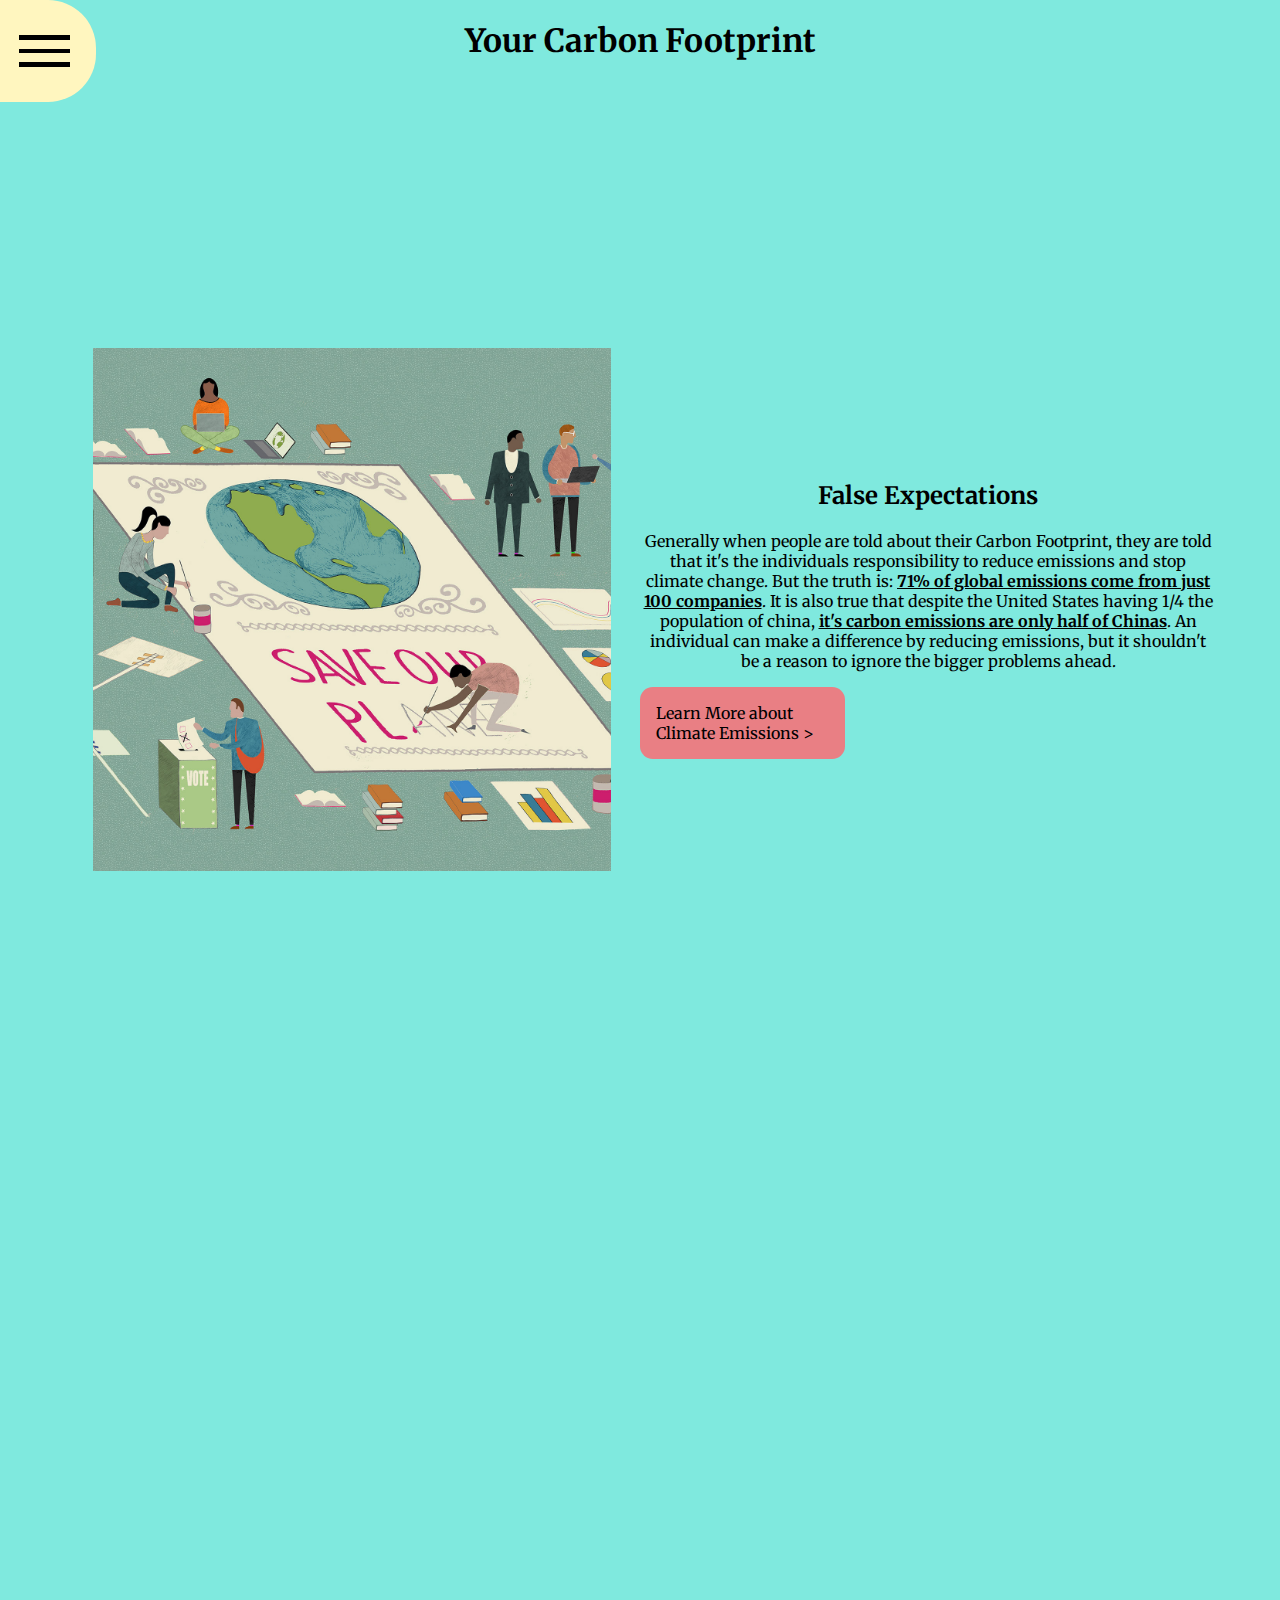
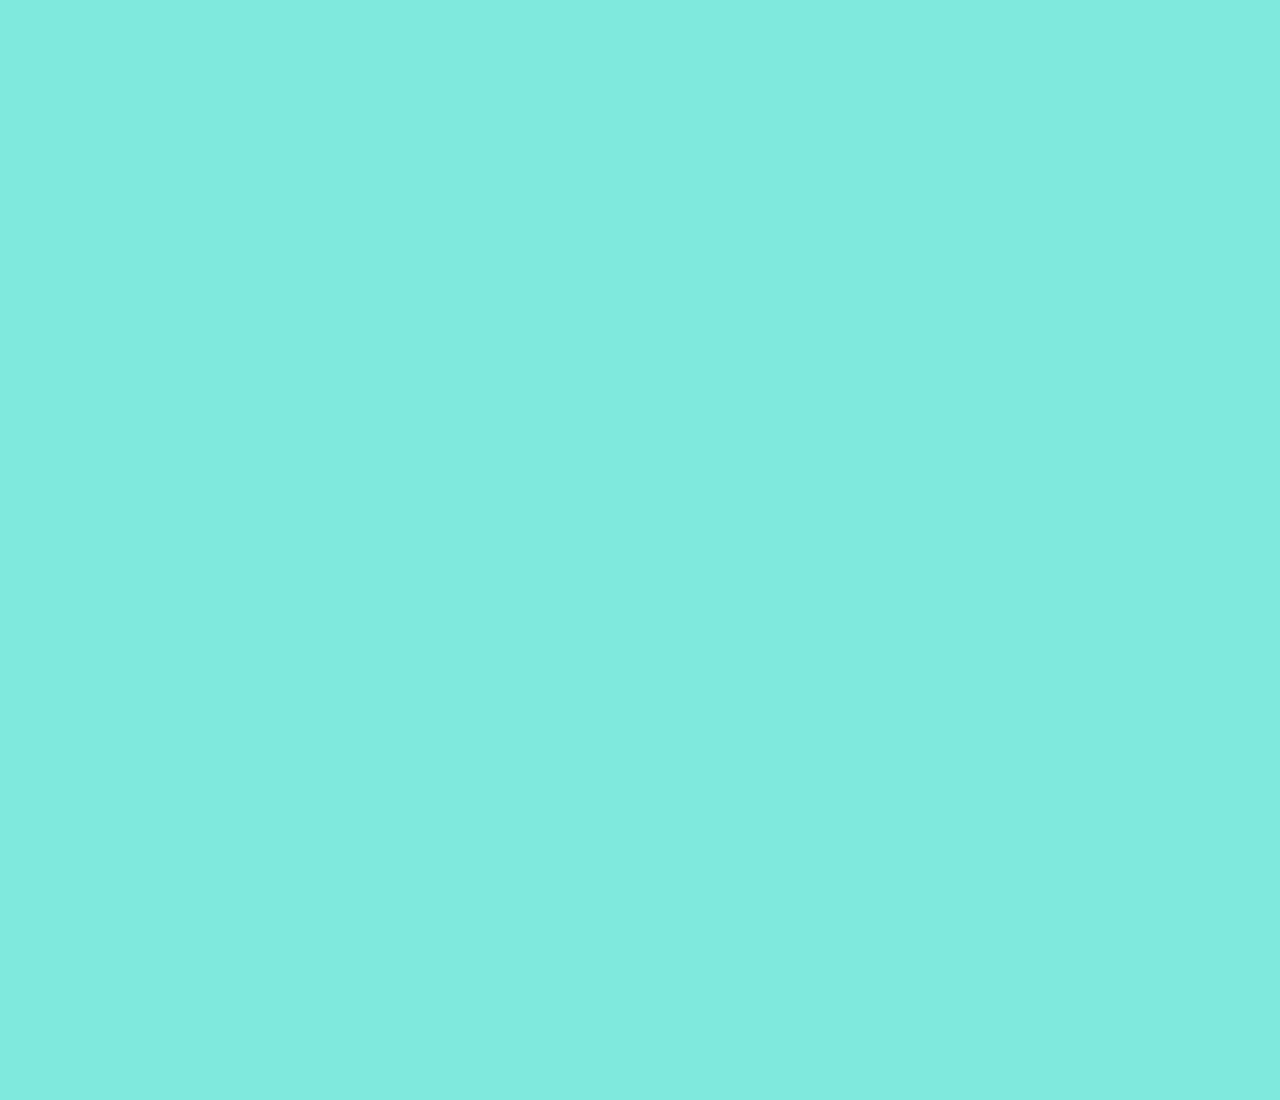
<file: index.html>
<!DOCTYPE html>
<html lang="en">
<head>
    <meta charset="UTF-8">
    <meta http-equiv="X-UA-Compatible" content="IE=edge">
    <meta name="viewport" content="width=device-width, initial-scale=1.0">
    <link rel="icon" href="imgs/earth.png">
    <title>Carbon Footprint - Home</title>

    <link rel="stylesheet" href="global.css">
    <script src="global.js" defer></script>
    <link rel="stylesheet" href="grids.css">
    <script src="grids.js" defer></script>
</head>
<body>
<nav id="nav" class="hidden">
    <h2 class="pos-fixed">Navigation</h2>
    <a onclick="toggleNav()"><div id="nav-icon">
        <div></div>
        <div class="line"></div>
        <div class="line"></div>
        <div class="line"></div>
        <div></div>
    </div></a>
    <ul>
        <li class="underlined"><a href="index.html"><p>Home</p></a></li>
        <li><a href="Climate.html"><p>Climate Change</p></a></li>
        <li><a href="Transportation.html"><p>Transport</p></a></li>
        <li><a href="Recycle/recycle.html"><p>Recycle</p></a></li>
        <li><a href="Recycle/reduce.html"><p>Reduce</p></a></li>
        <li><a href="Recycle/reusing.html"><p>Reuse</p></a></li>
        <li><a href="credits.html"><p>Credits</p></a></li>
    </ul>
</nav>
<div id="empty">*</div>
<div class="screen-100 bcg-darkAqua">
    <h1 class="centered-horizontal">Your Carbon Footprint</h1>
    <div class="grid-90-2">
        <img class="img-90" src="imgs/carbonfootprint-slide-25J6-superJumbo.jpg" alt="People making a poster about climate change">
        <div>
            <h2 class="centered">False Expectations</h2>
            <p>Generally when people are told about their Carbon Footprint, they are told that it's the individuals
                responsibility to reduce emissions and stop climate change. But the truth is: <a class="link" href="https://www.activesustainability.com/climate-change/100-companies-responsible-71-ghg-emissions/?_adin=02021864894">
                71% of global emissions come from just 100 companies</a>. It is also true that despite the United States
                having 1/4 the population of china, <a class='link' href="https://www.worldometers.info/co2-emissions/co2-emissions-by-country/">
                it's carbon emissions are only half of Chinas</a>. An individual can make a difference
                by reducing emissions, but it shouldn't be a reason to ignore the bigger problems ahead.
            </p>
            <a class="left-aligned" href="#"><div class="button bcg-red">Learn More about Climate Emissions ></div></a>
        </div>
    </div>
</div>
<div class="screen-100 bcg-mint">
    <div class="grid-90-2">
        <div>
            <h2>The Effects of Transportation</h2>
            <p>In the modern United States, travelling is a huge issue. It is made to be almost impossible to simply walk
                to the store. Infrastructure around cars has caused large gaps between places and so having a car is made 
                essiential for many. This is a huge problem though, as pollution via cars easily stacks up the more you have
                to drive. <a class="link" href="https://movotiv.com/statistics#:~:text=More%20than%2086%25%20of%20U.S.%20households%20have%20at%20least%20one%20car%20for%20every%20driver%20in%20the%20home%20and%2028%25%20report%20having%20more%20cars%20than%20drivers.">
                AAA reports that more than 86% of U.S. households have at least one car for every driver in the home and 28% 
                report having more cars than drivers.</a> This begs the question: What can we do about this?
            </p>
            <a class="centered" href="Transportation.html"><div class="centered button bcg-wetSand">< Learn More About Your Car</div></a>
        </div>
        <div class="grid-vertical grid-100-2">
            <img class="img-100 centered" src="imgs/TCRP-cover-graphic-900px.png" alt="Artistic image about bus pollution">
            <img class="mobile-hidden fit-contain img-100 centered" src="imgs/greenhouse_transport_sector.png" alt="Chart comparing the emissions of different transporation methods. 25%">
        </div>
    </div>
</div>
<div class="screen-100 bcg-green">
    <div class="grid-90-2">
        <img class="img-90" src="imgs/Recycle-right-illustration.jpg" alt="Image of people Recycling into correct containers">
        <div>
            <h2>One Third of the Picture</h2>
            <p>When talking about reduction of waste, one mutual thought is brought between everyone: recycling. but it is 
            often forgotten that Recycling is the third step of a 3 part plan. The key to reducing waste isn't just recycling,
            but instead Reducing, Reusing, and Recycling. 
            </p>
            <a class="centered" href="Recycle/recycle.html"><div class="button bcg-pink">Learn more about Recycling ></div></a>
        </div>
    </div>
</div>
</body>
</html>
</file>
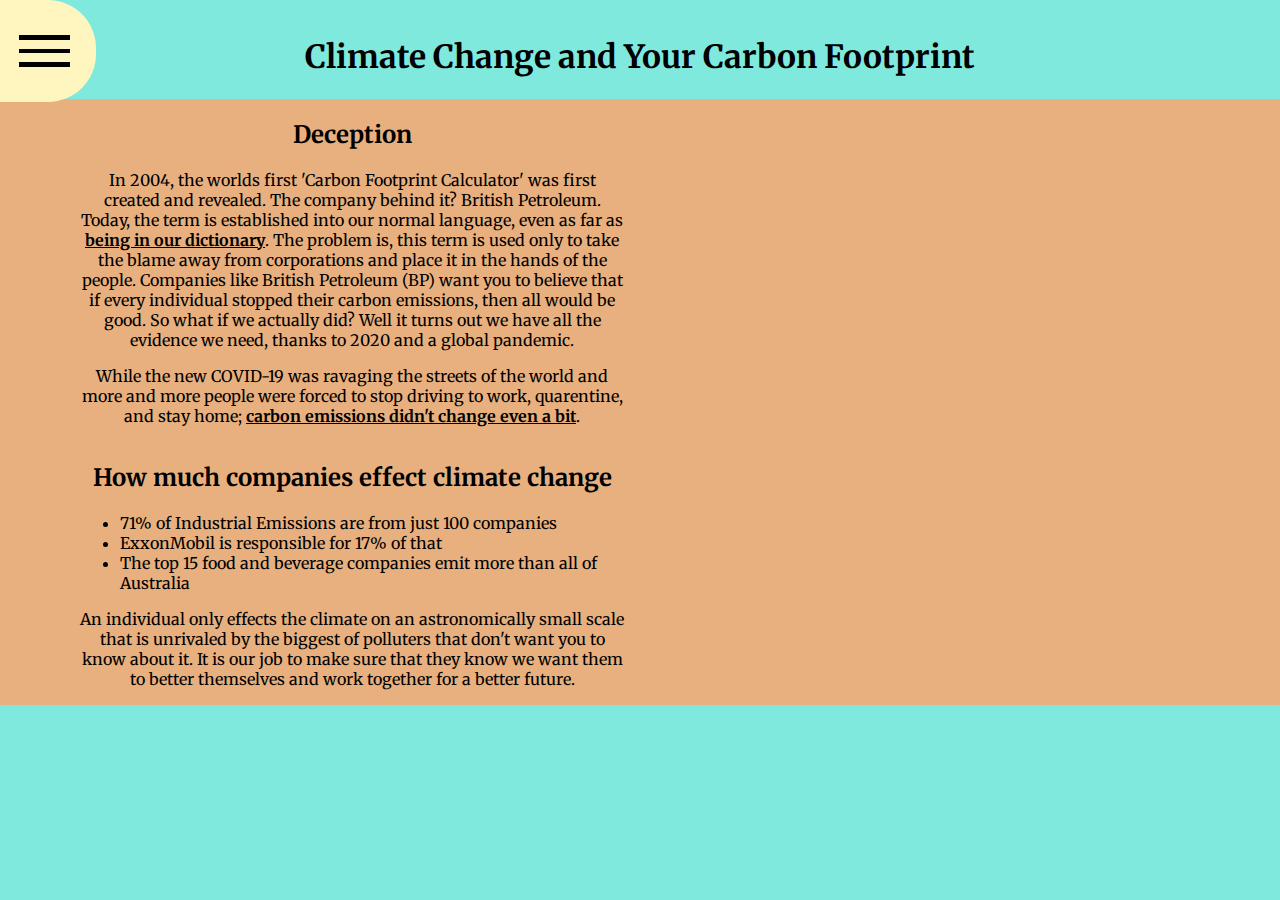
<file: Climate.html>
<!DOCTYPE html>
<html lang="en">
<head>
    <meta charset="UTF-8">
    <meta http-equiv="X-UA-Compatible" content="IE=edge">
    <meta name="viewport" content="width=device-width, initial-scale=1.0">
    <link rel="icon" href="imgs/earth.png">
    <title>Climate Change</title>

    <link rel="stylesheet" href="global.css">
    <script src="global.js" defer></script>
    <link rel="stylesheet" href="grids.css">
    <script src="grids.js" defer></script>
</head>
<body>
<nav id="nav" class="hidden">
    <h2 class="pos-fixed">Navigation</h2>
    <a onclick="toggleNav()"><div id="nav-icon">
        <div></div>
        <div class="line"></div>
        <div class="line"></div>
        <div class="line"></div>
        <div></div>
    </div></a>
    <ul>
        <li><a href="index.html"><p>Home</p></a></li>
        <li class="underlined"><a href="Climate.html"><p>Climate Change</p></a></li>
        <li><a href="Transportation.html"><p>Transport</p></a></li>
        <li><a href="Recycle/recycle.html"><p>Recycle</p></a></li>
        <li><a href="Recycle/reduce.html"><p>Reduce</p></a></li>
        <li><a href="Recycle/reusing.html"><p>Reuse</p></a></li>
        <li><a href="credits.html"><p>Credits</p></a></li>
    </ul>
</nav>
<div id="empty">*</div>
<h1 style="padding-top: 1rem;"class="centered">Climate Change and Your Carbon Footprint</h1>
<div class="bcg-warmSand">
    <div class="grid-90-2">
        <div style="padding-left: 1rem; padding-right: 1rem;">
            <h2>Deception</h2>
            <p>In 2004, the worlds first 'Carbon Footprint Calculator' was first created and revealed.
            The company behind it? British Petroleum. Today, the term is established into our normal language,
            even as far as <a class="link" href="https://www.dictionary.com/browse/carbon-footprint">
            being in our dictionary</a>. The problem is, this term is used only to take the blame away from
            corporations and place it in the hands of the people. Companies like British Petroleum (BP) want you
            to believe that if every individual stopped their carbon emissions, then all would be good. So what 
            if we actually did? Well it turns out we have all the evidence we need, thanks to 2020 and a global
            pandemic. 
            </p>
            <p>While the new COVID-19 was ravaging the streets of the world and more and more people were forced 
            to stop driving to work, quarentine, and stay home; <a href="https://magazine.caltech.edu/post/atmospheric-co2-covid-pandemic" class="link">
            carbon emissions didn't change even a bit</a>. 
            </p>
        </div>
        <iframe width="100%" style="aspect-ratio: 16/9" src="https://www.youtube.com/embed/ipVxxxqwBQw" title="Who Is Responsible For Climate Change? - Who Needs To Fix It?" frameborder="0" allow="accelerometer; autoplay; clipboard-write; encrypted-media; gyroscope; picture-in-picture; web-share" allowfullscreen></iframe>
    </div>
    <div class="grid-90-2">
        <div style="padding-left: 1rem; padding-right: 1rem;"">
            <h2>How much companies effect climate change</h2>
            <ul style="text-align: left;">
                <li>71% of Industrial Emissions are from just 100 companies</li>
                <li>ExxonMobil is responsible for 17% of that</li>
                <li>The top 15 food and beverage companies emit more than all of Australia</li>
            </ul>
            <p>An individual only effects the climate on an astronomically small scale that is unrivaled
            by the biggest of polluters that don't want you to know about it. It is our job to make sure that
            they know we want them to better themselves and work together for a better future.
            </p>
        </div>
    </div>
</div>
<div class="padding"></div>
</body>
</html>
</file>
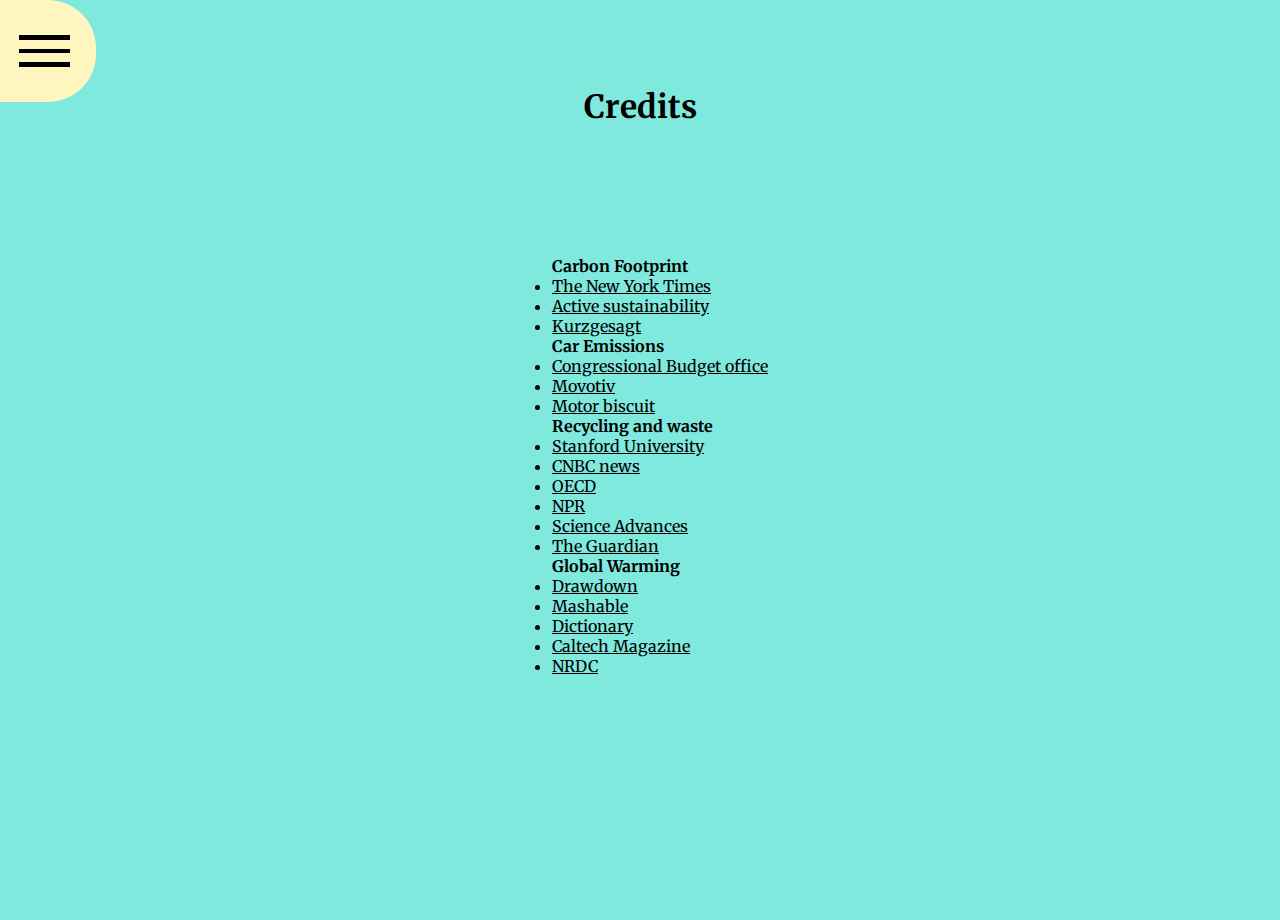
<file: credits.html>
<!DOCTYPE html>
<html lang="en">
<head>
    <meta charset="UTF-8">
    <meta http-equiv="X-UA-Compatible" content="IE=edge">
    <meta name="viewport" content="width=device-width, initial-scale=1.0">
    <title>Your Carbon Footprint</title>

    <link rel="stylesheet" href="global.css">
    <link rel="stylesheet" href="grids.css">
    <script src="global.js" defer></script>
</head>
<body>
<nav id="nav" class="hidden">
    <h2 class="pos-fixed">Navigation</h2>
    <a onclick="toggleNav()"><div id="nav-icon">
        <div></div>
        <div class="line"></div>
        <div class="line"></div>
        <div class="line"></div>
        <div></div>
    </div></a>
    <ul>
        <li><a href="index.html"><p>Home</p></a></li>
        <li><a href="Climate.html"><p>Climate Change</p></a></li>
        <li><a href="Transportation.html"><p>Transport</p></a></li>
        <li><a href="Recycle/recycle.html"><p>Recycle</p></a></li>
        <li><a href="Recycle/reduce.html"><p>Reduce</p></a></li>
        <li><a href="Recycle/reusing.html"><p>Reuse</p></a></li>
        <li class="underlined"><a href="credits.html"><p>Credits</p></a></li>
    </ul>
</nav>
<div class="opacity-0">*</div>
<div class="screen-100 bcg-darkAqua">
    <h1 class="centered">Credits</h1>
    <ul class="centered" style="text-align: left;">
        <strong>Carbon Footprint</strong>
        <li class="underlined"><a href="https://www.nytimes.com/2021/08/31/opinion/climate-change-carbon-neutral.html">The New York Times</a></li>
        <li class="underlined"><a href="https://www.activesustainability.com/climate-change/100-companies-responsible-71-ghg-emissions/?_adin=02021864894">Active sustainability</a></li>
        <li class="underlined"><a href="https://www.youtube.com/@kurzgesagt">Kurzgesagt</a></li>
        <strong>Car Emissions</strong>
        <li class="underlined"><a href="https://www.cbo.gov/publication/58861">Congressional Budget office</a></li>
        <li class="underlined"><a href="https://movotiv.com/statistics">Movotiv</a></li>
        <li class="underlined"><a href="https://www.motorbiscuit.com/how-old-average-semi-truck-versus-average-car/">Motor biscuit</a></li>
        <strong>Recycling and waste</strong>
        <li class="underlined"><a href="https://lbre.stanford.edu/pssistanford-recycling/frequently-asked-questions/frequently-asked-questions-benefits-recycling">Stanford University</a></li>
        <li class="underlined"><a href="https://www.cnbc.com/2021/05/22/is-recycling-a-waste-heres-the-answer-from-a-plastics-expert.html">CNBC news</a></li>
        <li class="underlined"><a href="https://www.oecd.org/environment/plastic-pollution-is-growing-relentlessly-as-waste-management-and-recycling-fall-short.htm">OECD</a></li>
        <li class="underlined"><a href="https://www.npr.org/2021/07/12/1015296355/zero-waste-single-use-plastic-trash-recycle">NPR</a></li>
        <li class="underlined"><a href="https://www.science.org/doi/10.1126/sciadv.1700782">Science Advances</a></li>
        <li class="underlined"><a href="https://www.theguardian.com/environment/2021/may/18/twenty-firms-produce-55-of-worlds-plastic-waste-report-reveals">The Guardian</a></li>
        <strong>Global Warming</strong>
        <li class="underlined"><a href="https://www.drawdown.org/solutions/table-of-solutions">Drawdown</a></li>
        <li class="underlined"><a href="https://mashable.com/feature/carbon-footprint-pr-campaign-sham">Mashable</a></li>
        <li class="underlined"><a href="https://www.dictionary.com/browse/carbon-footprint">Dictionary</a></li>
        <li class="underlined"><a href="https://magazine.caltech.edu/post/atmospheric-co2-covid-pandemic">Caltech Magazine</a></li>
        <li class="underlined"><a href="https://www.nrdc.org/bio/josh-axelrod/corporate-honesty-and-climate-change-time-own-and-act">NRDC</a></li>
    </ul>
    <div class="padding"></div>
</div>

</body>
</html>
</file>
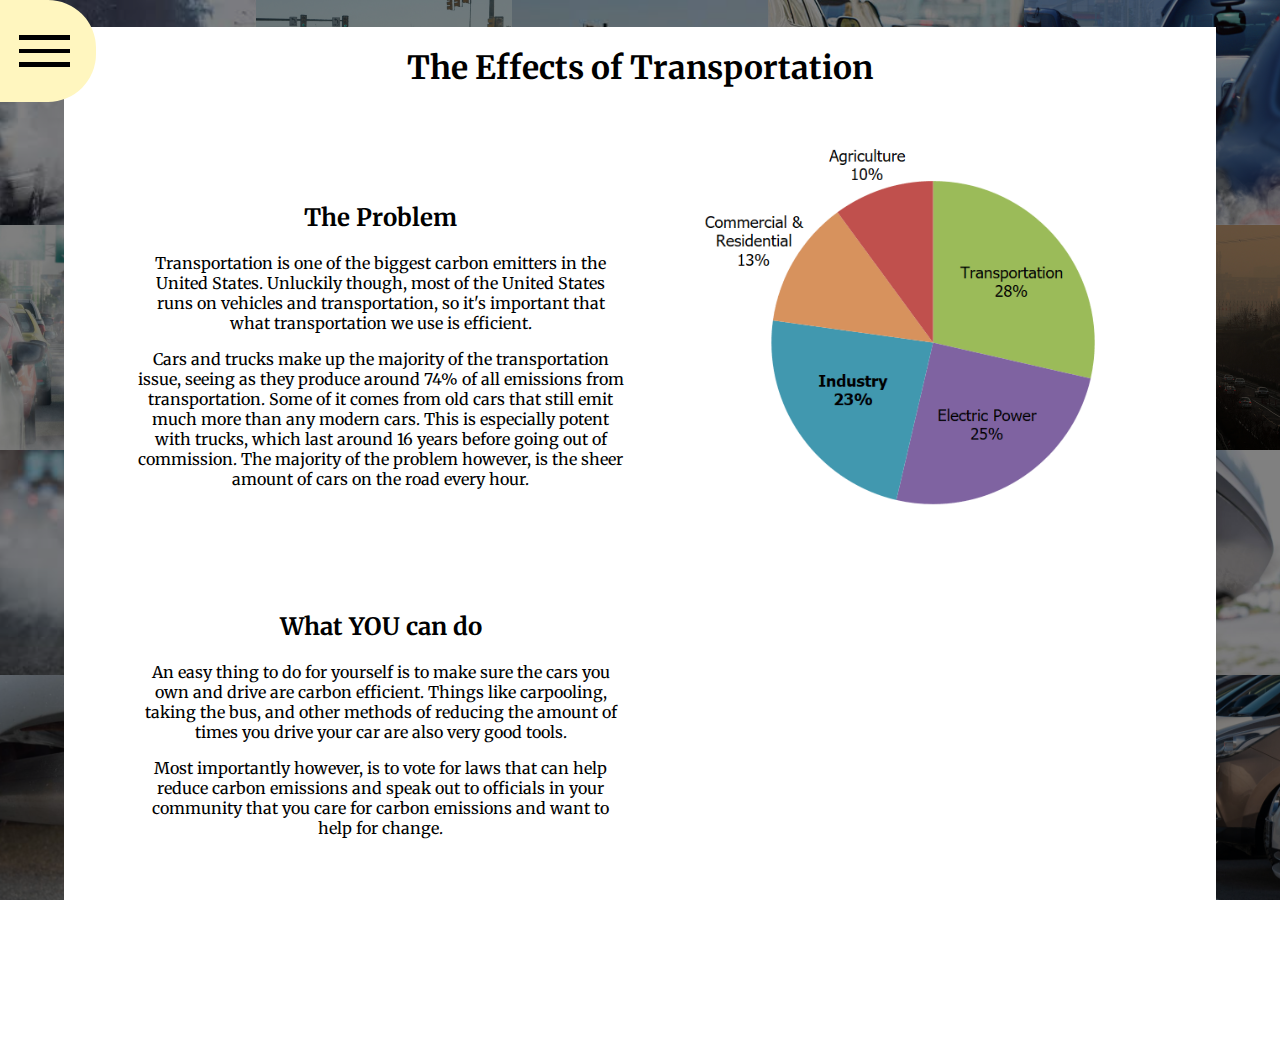
<file: Transportation.html>
<!DOCTYPE html>
<html lang="en">
<head>
    <meta charset="UTF-8">
    <meta http-equiv="X-UA-Compatible" content="IE=edge">
    <meta name="viewport" content="width=device-width, initial-scale=1.0">
    <link rel="icon" href="imgs/earth.png">
    <title>The Effects of Transportation</title>

    <link rel="stylesheet" href="global.css">
    <script src="global.js" defer></script>
    <link rel="stylesheet" href="grids.css">
    <script src="grids.js" defer></script>
    <link rel="stylesheet" href="Transportation.css">
    <script src="Transportation.js" defer></script>
</head>
<body>
<nav id="nav" class="hidden">
    <h2 class="pos-fixed">Navigation</h2>
    <a onclick="toggleNav()"><div id="nav-icon">
        <div></div>
        <div class="line"></div>
        <div class="line"></div>
        <div class="line"></div>
        <div></div>
    </div></a>
    <ul>
        <li><a href="index.html"><p>Home</p></a></li>
        <li><a href="Climate.html"><p>Climate Change</p></a></li>
        <li class="underlined"><a href="Transportation.html"><p>Transport</p></a></li>
        <li><a href="Recycle/recycle.html"><p>Recycle</p></a></li>
        <li><a href="Recycle/reduce.html"><p>Reduce</p></a></li>
        <li><a href="Recycle/reusing.html"><p>Reuse</p></a></li>
        <li><a href="credits.html"><p>Credits</p></a></li>
    </ul>
</nav>
<div id="empty">*</div>
<div class="carHolder">
<img src="imgs/Transportation/1.png">
<img src="imgs/Transportation/2.png">
<img src="imgs/Transportation/3.png">
<img src="imgs/Transportation/4.png">
<img src="imgs/Transportation/5.png">
<img src="imgs/Transportation/6.png">
<img src="imgs/Transportation/7.png">
<img src="imgs/Transportation/8.png">
<img src="imgs/Transportation/9.png">
<img src="imgs/Transportation/10.png">
<img src="imgs/Transportation/11.png">
<img src="imgs/Transportation/12.png">
<img src="imgs/Transportation/13.png">
<img src="imgs/Transportation/14.png">
<img src="imgs/Transportation/15.png">
<img src="imgs/Transportation/16.png">
<img src="imgs/Transportation/17.png">
<img src="imgs/Transportation/19.png">
<img src="imgs/Transportation/21.png">
<img src="imgs/Transportation/22.png">
</div>
<div class="grid-90 bcg-white" style="margin-top: 3vh;">
    <h1 class="centered">The Effects of Transportation</h1>
    <div class="grid-90-2">
        <div>
            <h2>The Problem</h2>
            <p>Transportation is one of the biggest carbon emitters in the United States.
                Unluckily though, most of the United States runs on vehicles and transportation,
                so it's important that what transportation we use is efficient.
            </p>
            <p>
                Cars and trucks make up the majority of the transportation issue, seeing as they produce around
                74% of all emissions from transportation. Some of it comes from old cars that still emit much more
                than any modern cars. This is especially potent with trucks, which last around 16 years before going
                out of commission. The majority of the problem however, is the sheer amount of cars on the road every hour.
            </p>
        </div>
        <img class="img-90 fit-contain" src="imgs/industry-ghg-2023.png" alt="Pie chart showing that 28% of emissions are from transportation, 25% is from electric power, and 23% is from industry">
    </div>
    <div class="grid-90-2">
        <div>
            <h2>What YOU can do</h2>
            <p>An easy thing to do for yourself is to make sure the cars you own and drive are carbon efficient.
                Things like carpooling, taking the bus, and other methods of reducing the amount of times you
            drive your car are also very good tools. </p>
            <p>Most importantly however, is to vote for laws that can help reduce carbon emissions and speak out to
                officials in your community that you care for carbon emissions and want to help for change.
            </p>
        </div>
        <iframe width="100%" style="aspect-ratio: 16/9;" src="https://www.youtube.com/embed/LxgMdjyw8uw" title="We WILL Fix Climate Change!" frameborder="0" allow="accelerometer; autoplay; clipboard-write; encrypted-media; gyroscope; picture-in-picture; web-share" allowfullscreen></iframe>
    </div>
    <div class="padding"></div>
</div>
<div class="padding"></div>
</body>
</html>
</file>
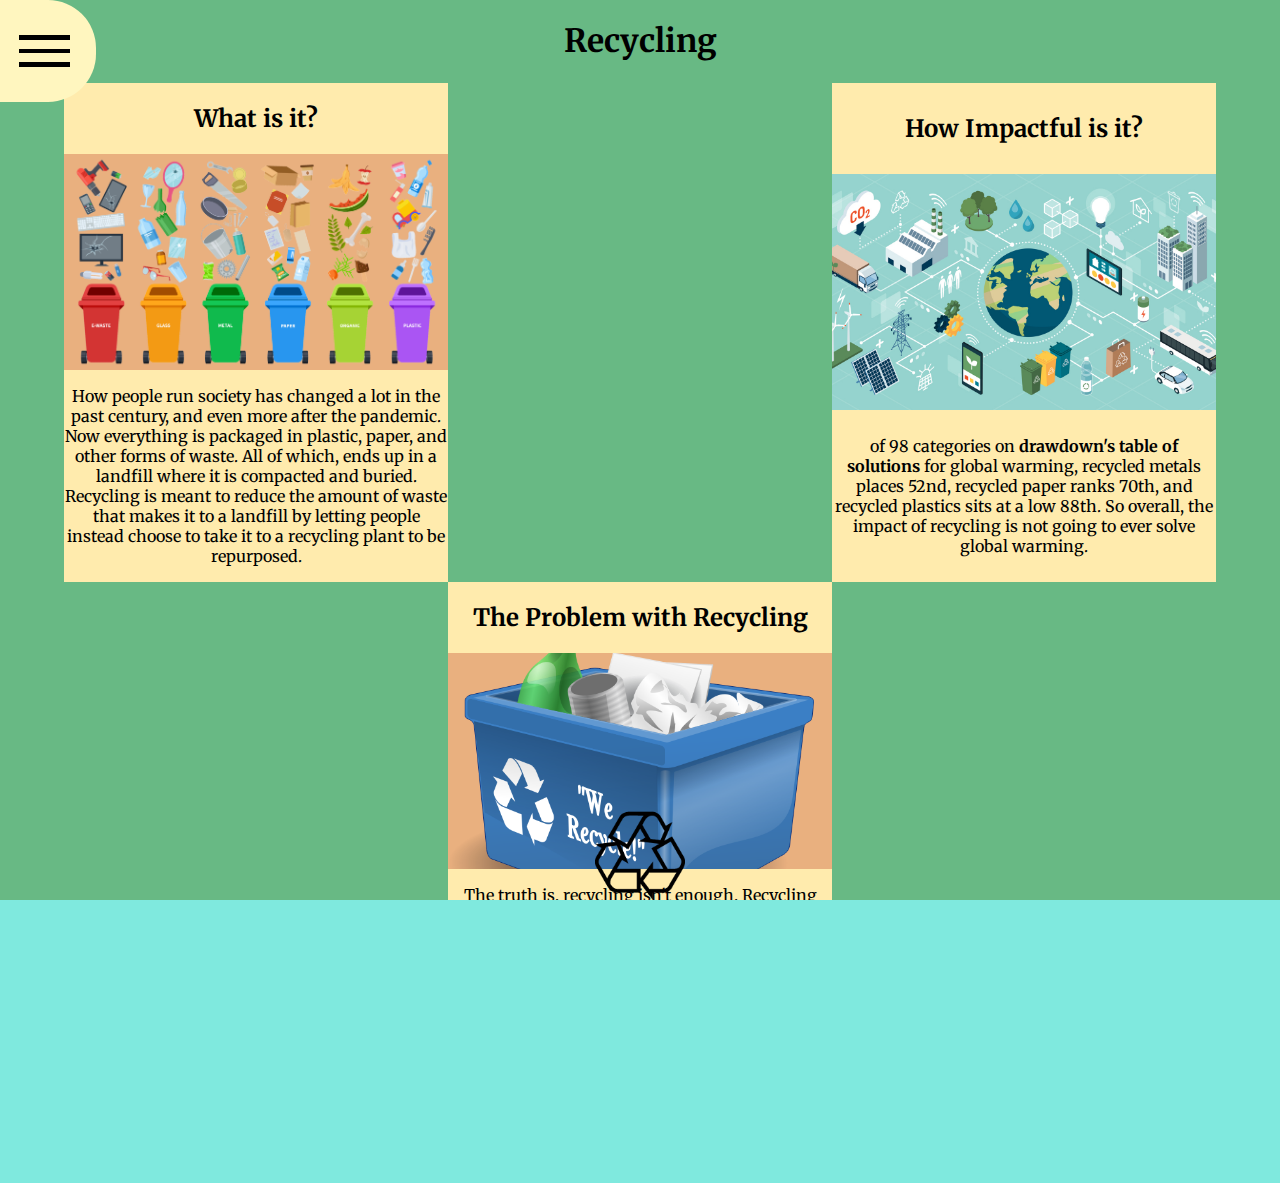
<file: Recycle/recycle.html>
<!DOCTYPE html>
<html lang="en">
<head>
    <meta charset="UTF-8">
    <meta http-equiv="X-UA-Compatible" content="IE=edge">
    <meta name="viewport" content="width=device-width, initial-scale=1.0">
    <link rel="icon" href="imgs/earth.png">
    <title>Carbon Footprint - Recycling</title>
    
    <link rel="stylesheet" href="../global.css">
    <script src="../global.js" defer></script>
    <link rel="stylesheet" href="../grids.css">
    <script src="../grids.js" defer></script>
    <link rel="stylesheet" href="recycle.css">
</head>
<body>
    <nav id="nav" class="hidden">
        <h2 class="pos-fixed">Navigation</h2>
        <a onclick="toggleNav()"><div id="nav-icon">
            <div></div>
            <div class="line"></div>
            <div class="line"></div>
            <div class="line"></div>
            <div></div>
        </div></a>
        <ul>
            <li><a href="../index.html"><p>Home</p></a></li>
            <li><a href="../Climate.html"><p>Climate Change</p></a></li>
            <li><a href="../Transportation.html"><p>Transport</p></a></li>
            <li class="underlined"><a href="recycle.html"><p>Recycle</p></a></li>
            <li><a href="reduce.html"><p>Reduce</p></a></li>
            <li><a href="reusing.html"><p>Reuse</p></a></li>
            <li><a href="../credits.html"><p>Credits</p></a></li>
        </ul>
    </nav>
    <a href="reduce.html">
        <div id="recycleDiv">
            <img id="recycleIMG" src="../imgs/recycleICON.png" alt="Recycle Icon">
            <span>Learn about Reducing</span>
        </div>
    </a>
    <div class="screen-100 bcg-green">
        <h1 class="centered-horizontal">Recycling</h1>
        <div class="grid-90-3">
            <div class="align-start grid-100 grid-vertical bcg-wetSand">
                <h2>What is it?</h2>
                <img src="../imgs/Recycling-Graphic.png" alt="Image showing different recycling bins" class="img-aspect-16-9 img-100 bcg-warmSand">
                <p>How people run society has changed a lot in the past century, and even more after the pandemic. Now everything is 
                packaged in plastic, paper, and other forms of waste. All of which, ends up in a landfill where it is compacted and buried.
                Recycling is meant to reduce the amount of waste that makes it to a landfill by letting people instead choose to take it
                to a recycling plant to be repurposed.
                </p>
            </div>
            <p class="mobile-hidden"></p>
            <div class="align-start grid-100 grid-vertical bcg-wetSand">
                   <h2>How Impactful is it?</h2>
                   <img class="img-100 img-aspect-16-9 bcg-warmSand" src="../imgs/recycletree.jpg" alt="a tree on a planet with the text 'Recycling the Environement'">
                   <p>of 98 categories on <strong><a href="https://www.drawdown.org/solutions/table-of-solutions">drawdown's table of solutions</a></strong>
                    for global warming, recycled metals places 52nd, recycled paper ranks 70th, and recycled plastics sits at a low 88th.
                    So overall, the impact of recycling is not going to ever solve global warming.
                    </p>
            </div>
        </div>
        <div class="grid-90-3">
            <p class="mobile-hidden"></p>
            <div class="align-start grid-100 grid-vertical bcg-wetSand">
                <h2>The Problem with Recycling</h2>
                <img src="../imgs/Recycling-Bin.png" alt="Recycling bin" class="img-100 img-aspect-16-9 bcg-warmSand">
                <p>The truth is, recycling isn't enough. Recycling plants cost a lot of money, which means that they will simply
                turn away anything that isn't profitable enough to keep running. This leads to many big plastic polluters, such as
                grocery bags being comepletely unrecyclable. <strong><a href="https://www.oecd.org/environment/plastic-pollution-is-growing-relentlessly-as-waste-management-and-recycling-fall-short.htm">Of all plastic waste, only 9% is recycled while 
                    22% is mismanaged</a></strong>.
                </p>
            </div>
            <p class="mobile-hidden"></p>
        </div>
        <p class="padding mobile-hidden"></p>
    </div>
</body>
</file>
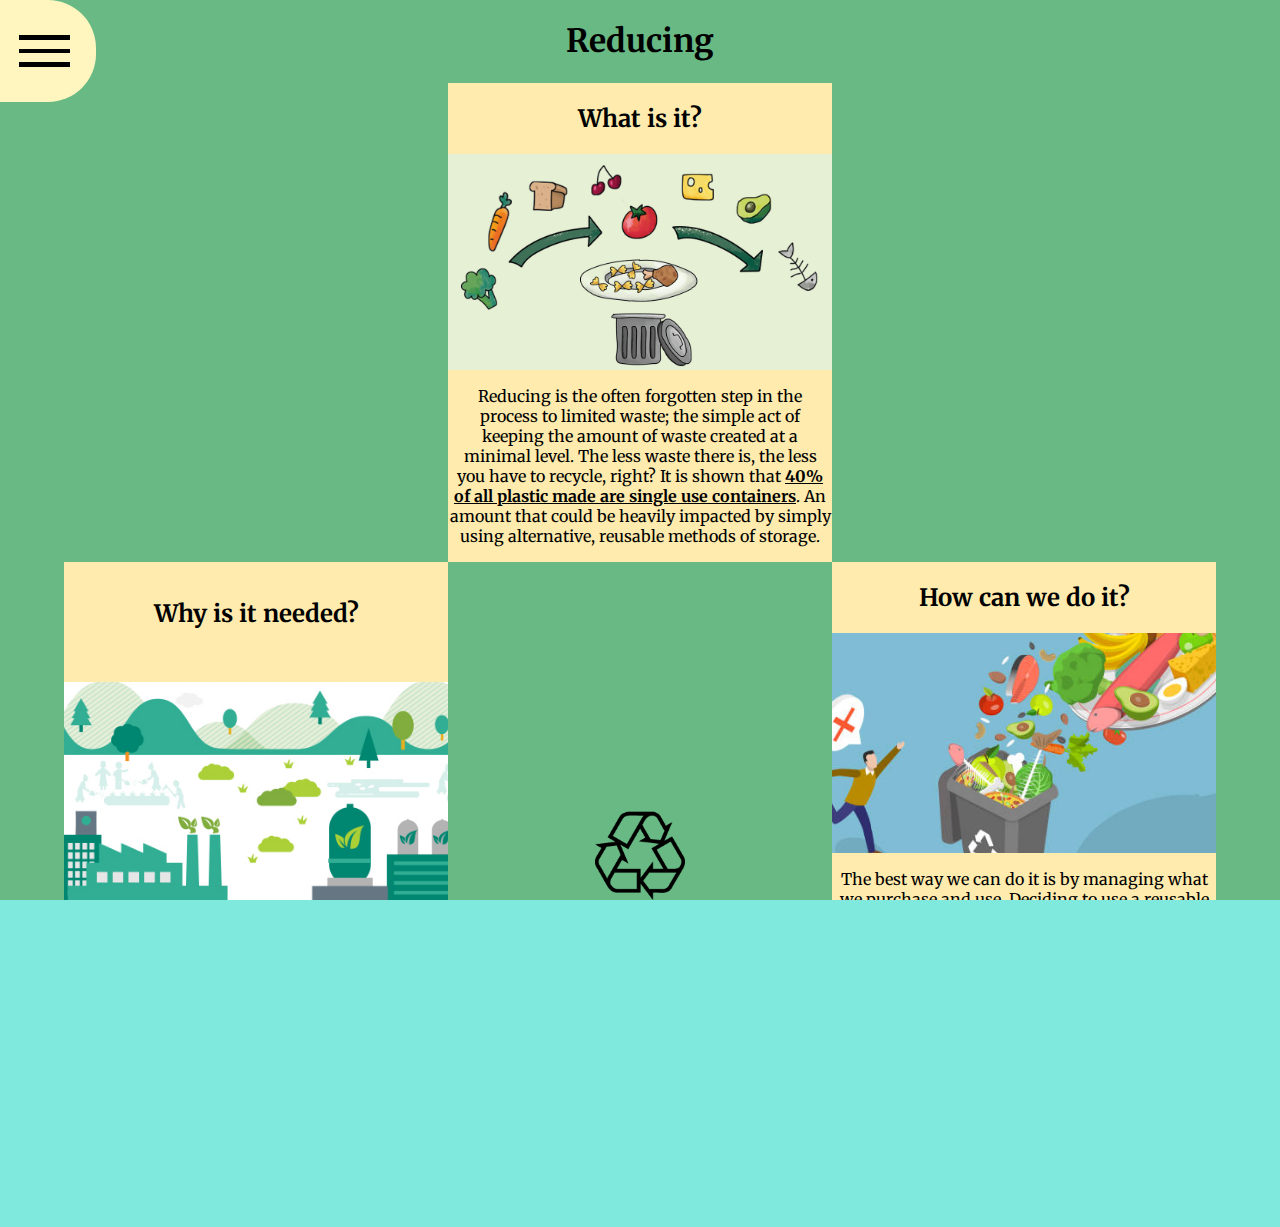
<file: Recycle/reduce.html>
<!DOCTYPE html>
<html lang="en">
<head>
    <meta charset="UTF-8">
    <meta http-equiv="X-UA-Compatible" content="IE=edge">
    <meta name="viewport" content="width=device-width, initial-scale=1.0">
    <link rel="icon" href="imgs/earth.png">
    <title>Carbon Footprint - Reducing</title>

    <link rel="stylesheet" href="../global.css">
    <script src="../global.js" defer></script>
    <link rel="stylesheet" href="../grids.css">
    <script src="../grids.js" defer></script>
    <link rel="stylesheet" href="recycle.css">
</head>
<body>
    <nav id="nav" class="hidden">
        <h2 class="pos-fixed">Navigation</h2>
        <a onclick="toggleNav()"><div id="nav-icon">
            <div></div>
            <div class="line"></div>
            <div class="line"></div>
            <div class="line"></div>
            <div></div>
        </div></a>
        <ul>
            <li><a href="../index.html"><p>Home</p></a></li>
            <li><a href="../Climate.html"><p>Climate Change</p></a></li>
            <li><a href="../Transportation.html"><p>Transport</p></a></li>
            <li><a href="recycle.html"><p>Recycle</p></a></li>
            <li class="underlined"><a href="reduce.html"><p>Reduce</p></a></li>
            <li><a href="reusing.html"><p>Reuse</p></a></li>
            <li><a href="../credits.html"><p>Credits</p></a></li>
        </ul>
    </nav>
    <a href="reusing.html">
        <div id="recycleDiv">
            <img id="recycleIMG" src="../imgs/recycleICON.png" alt="Recycle Icon">
            <span>Learn about Reusing</span>
        </div>
    </a>
    <div class="screen-100 bcg-green">
        <h1 class="centered-horizontal">Reducing</h1>
        <div class="grid-90-3">
            <p class="mobile-hidden"></p>
            <div class="align-start grid-100 grid-vertical bcg-wetSand">
                <h2>What is it?</h2>
                <img src="../imgs/infocus-food-waste.jpg" alt="Image showing common food waste" class="img-aspect-16-9 img-100 bcg-warmSand">
                <p> Reducing is the often forgotten step in the process to limited waste; the simple act of keeping
                the amount of waste created at a minimal level. The less waste there is, the less you have to recycle,
                right? It is shown that <a href="https://www.science.org/doi/10.1126/sciadv.1700782" class="link">
                40% of all plastic made are single use containers</a>. An amount that could be heavily impacted by
                simply using alternative, reusable methods of storage.
                </p>
            </div>
            <p class="mobile-hidden"></p>
        </div>
        <div class="grid-90-3">
            <div class="align-start grid-100 grid-vertical bcg-wetSand">
                <h2>Why is it needed?</h2>
                <div style="overflow: hidden; display: inline-block"><img class="img-100 img-aspect-16-9 bcg-warmSand"  style="transform: scale(1.3) translateY(-1rem) translateX(1rem)"src="../imgs/ReduceEmissions.jpg" alt="Image of green factories and energy production"></div>
                <p>Reducing the amount of waste we produce is necessary because of just how much waste we produce. <a class="link"href="https://www.theguardian.com/environment/2021/may/18/twenty-firms-produce-55-of-worlds-plastic-waste-report-reveals">
                Per person in the United States, about 116 pounds of single-use plastic is used</a>. This is a staggering 
                statistic as most of this ends up buried, burned, or compacted into waste facilities. 
                 </p>
         </div>
            <p class="mobile-hidden"></p>
            <div class="align-start grid-100 grid-vertical bcg-wetSand">
                <h2>How can we do it?</h2>
                <div style="overflow: hidden; display: inline-block;"><img src="../imgs/Reducing-Carbon-Emission-2.png" style="transform: scale(1.37);" alt="A man telling a person not to throw away food" class="img-100 img-aspect-16-9 bcg-warmSand"></div>
                <p>The best way we can do it is by managing what we purchase and use. Deciding to use a reusable water bottle
                    instead of one-use plastic bottles, and reusable bags instead of plastic bags is a small but important change
                    that can help reduce some plastic. But if we want to be able to remove large sources of plastic waste, you have
                    to make some noise. Asking questions to big companies on social media or on their own websites is something easy
                    to do, and the most noticeable for companies to see repeatedly.
                </p>
            </div>
        </div>
        <p class="padding mobile-hidden"></p>
    </div>
</body>
</file>
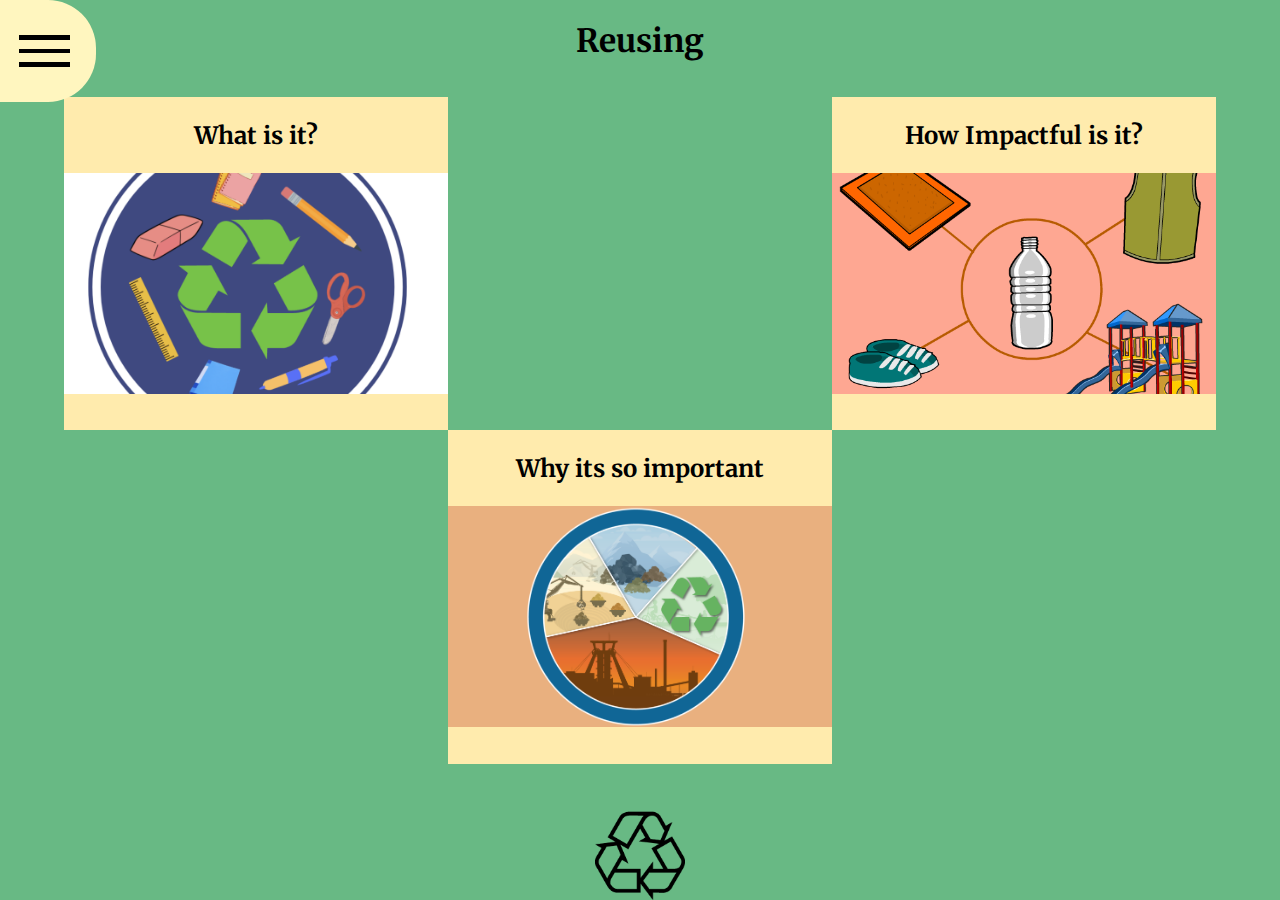
<file: Recycle/reusing.html>
<!DOCTYPE html>
<html lang="en">
<head>
    <meta charset="UTF-8">
    <meta http-equiv="X-UA-Compatible" content="IE=edge">
    <meta name="viewport" content="width=device-width, initial-scale=1.0">
    <link rel="icon" href="imgs/earth.png">
    <title>Carbon Footprint - Reusing</title>

    <link rel="stylesheet" href="../global.css">
    <script src="../global.js" defer></script>
    <link rel="stylesheet" href="../grids.css">
    <script src="../grids.js" defer></script>
    <link rel="stylesheet" href="recycle.css">
</head>
<body>
    <nav id="nav" class="hidden">
        <h2 class="pos-fixed">Navigation</h2>
        <a onclick="toggleNav()"><div id="nav-icon">
            <div></div>
            <div class="line"></div>
            <div class="line"></div>
            <div class="line"></div>
            <div></div>
        </div></a>
        <ul>
            <li><a href="../index.html"><p>Home</p></a></li>
            <li><a href="../Climate.html"><p>Climate Change</p></a></li>
            <li><a href="../Transportation.html"><p>Transport</p></a></li>
            <li><a href="recycle.html"><p>Recycle</p></a></li>
            <li><a href="reduce.html"><p>Reduce</p></a></li>
            <li class="underlined"><a href="reusing.html"><p>Reuse</p></a></li>
            <li><a href="../credits.html"><p>Credits</p></a></li>
        </ul>
    </nav>
    <a href="recycle.html">
        <div id="recycleDiv">
            <img id="recycleIMG" src="../imgs/recycleICON.png" alt="Recycle Icon">
            <span>Learn about Recycling</span>
        </div>
    </a>
    <div class="screen-100 bcg-green">
        <h1 class="centered-horizontal">Reusing</h1>
        <div class="grid-90-3">
            <div class="align-start grid-100 grid-vertical bcg-wetSand">
                <h2>What is it?</h2>
                <img src="../imgs/school-supplies-graphic-900x822.png" alt="Image of school supplies surrounding a recycling icon" class="img-aspect-16-9 img-100 bcg-warmSand">
                <p>
                </p>
            </div>
            <p class="mobile-hidden"></p>
            <div class="align-start grid-100 grid-vertical bcg-wetSand">
                   <h2>How Impactful is it?</h2>
                   <img class="img-100 img-aspect-16-9 bcg-warmSand" src="../imgs/Reuse.png" alt="Picture of what you can turn plastic bottles into, such as shirts, playgrounds, and shoes.">
                   <p>
                    </p>
            </div>
        </div>
        <div class="grid-90-3">
            <p class="mobile-hidden"></p>
            <div class="align-start grid-100 grid-vertical bcg-wetSand">
                <h2>Why its so important</h2>
                <img src="../imgs/recyclewheel.png" alt="A circle showing many different mining facilities and recycling" class="fit-contain img-100 img-aspect-16-9 bcg-warmSand">
                <p>
                </p>
            </div>
            <p class="mobile-hidden"></p>
        </div>
        <p class="padding mobile-hidden"></p>
    </div>
</body>
</file>
<file: global.css>
/* #region Global Changes */
@import url('https://fonts.googleapis.com/css2?family=Merriweather:wght@300&display=swap');
:root {
    --aqua: #A5F1E9;
    --darkAqua: #7FE9DE;
    --mint: #CFFDE1;
    --sand: #FFF6BF;
    --wetSand: #FFEBAD;
    --warmSand: #e9b07f;
    --thatsRed: #e97f84;
    --coolPink: #e97fb9;
    --text: #000;
    --green: #68B984;
    --darkGreen: #3D5656;
}
html, body {
    width: 100svw;
    height: 100svh;
    margin: 0;
    padding: 0;
    background-color: var(--darkAqua);
    font-family: 'Merriweather', serif;
    overflow-x: hidden;
}
/* #endregion */
/* #region Navbar */
nav {
    position: fixed;
    padding: 0;
    height: 100svh;
    width: calc(10svw + 10svh);
    background-color: var(--sand);
    margin-left: 0;
    transition: margin-left 400ms;
    color: var(--text);
    z-index: 999;
}
nav.hidden {
    margin-left: calc((-10svw - 10svh));
}
h1 {
    height:min-content;
}
nav > h2 {
    margin-left: 1vw;
    font-size: calc(1.25svw + 1.25svh);
}
nav.hidden li a {
    opacity: 0;
}
a {
    text-decoration: none;
    color: var(--text);
}
img {
    user-select: none;
}
#nav-icon {
    width: 5svw;
    height: 5svw;
    border: none;
    border-radius: 0 50% 50% 0;
    background-color: var(--sand);
    margin-left: calc(7.5svw + 10svh);
    display: grid;
    grid-auto-flow: row;
    align-items: center;
    grid-template-rows: 1fr 1.5svh 1.5svh 1.5svh 1fr;
    transition: border-radius 400ms,
                grid-template-rows 400ms,
                margin-left 400ms;
}
.line {
    width: 50%;
    height: 0.5svh;
    margin-left: 25%;
    background-color: black;
    transition: opacity 400ms;
}
.padding {
    height: 10vh;
}
nav > ul > li {
    width: 100%;
}
/* #endregion */
/* #region background colors */
.bcg-mint {
    background-color: var(--mint);
}
.bcg-darkAqua {
    background-color: var(--darkAqua);
}
.bcg-aqua {
    background-color: var(--aqua);
}
.bcg-green {
    background-color: var(--green);
}
.bcg-darkGreen {
    background-color: var(--darkGreen);
}
.bcg-red {
    background-color: var(--thatsRed);
}
.bcg-pink {
    background-color: var(--coolPink);
}
.bcg-sand {
    background-color: var(--sand);
}
.bcg-wetSand {
    background-color: var(--wetSand);
}
.bcg-warmSand {
    background-color: var(--warmSand);
}
.bcg-white {
    background-color: #fff;
}
/* #endregion */
/* #region Formatting */
.centered {
    text-align: center;
    justify-self: center;
    align-self: center;
    margin-left: auto;
    margin-right: auto;
}
.centered-horizontal {
    text-align: center;
    justify-self: center;
    margin-left: auto;
    margin-right: auto;
}
.left-aligned {
    text-align: left;
    justify-self: left;
}
.right-aligned {
    text-align: right;
    justify-self:right;
}
.pos-fixed {
    position: fixed;
}
.underlined {
    text-decoration: underline;
}
.link {
    text-decoration: underline;
    font-weight: bold;
}
.opacity-0 {
    opacity: 0;
}
.button {
    display: grid;
    border-radius: 1vw;
    padding: 1rem;
    width: 30%;
}
.button:hover {
    opacity: 0.95;
}
#empty {
    opacity: 0;
    height: 0;
}
/* #endregion */
/* #region Media Queries */
@media (min-aspect-ratio: 1.5/1) { /*on horizontal devices*/
    nav > a > #nav-icon:hover {
        border-radius: 0 1rem 1rem 0;
        grid-template-rows: 1fr 2svh 2svh 2svh 1fr;
    }
    nav.hidden > a:hover > #nav-icon {
        margin-left: calc(9.5svw + 10svh);
    }
    nav.hidden > a:not(:hover) > #nav-icon .line {
        opacity: 0;
    }
    nav ul li:hover {
        list-style-type:square;
    }
    nav ul li > a > p {
        transition: margin-left 400ms;
    }
    nav ul li:hover > a > p {
        margin-left: 1rem;
    }
}
@media (max-aspect-ratio: 1.5/1) { /* on (almost) vertically oriented devices */
    nav.hidden > a > #nav-icon {
        margin-left: calc(9.5svw + 10svh);
    }
    nav.hidden > a > #nav-icon .line {
        opacity: 1;
    }
    #nav-icon {
        width: 8svw;
        height: 8svw;
        border-radius: 0 3rem 3rem 0;
    }
}
@media (max-aspect-ratio: 1/1) { /* on vertically oriented devices */
    #nav-icon {
        width: 12svw;
        height: 12svw;
    }
}
/* #endregion */
</file>
<file: grids.css>
/* #region Basic Grids */
.screen-100 {
    display: grid;
    width: 100svw;
    padding: 0;
    margin: 0;
    border: 0;
}
.grid-90 {
    display: grid;
    position: relative;
    width: 90%;
    justify-items: center;

    align-items: center;
    text-align: center;

    margin-left: auto;
    margin-right: auto;
}
.grid-90-2 {
    display: grid;
    position: relative;
    width: 90%;
    justify-items: center;
    grid-template-columns: 1fr 1fr;
    align-items: center;
    text-align: center;

    margin-left: auto;
    margin-right: auto;
}
.grid-100 {
    display: grid;
    position: relative;
    width: 100%;
    justify-items: center;
    align-items: center;
    text-align: center;
}
.grid-100-2 {
    display: grid;
    position: relative;
    width: 100%;
    justify-items: center;
    grid-template-columns: 1fr 1fr;
    align-items: center;
    text-align: center;

    margin-left: auto;
    margin-right: auto;
}
.grid-90-3 {
    display:grid;
    position: relative;
    width: 90%;
    justify-items: center;
    grid-template-columns: 1fr 1fr 1fr;
    align-items: center;
    text-align: center;

    margin-left: auto;
    margin-right: auto;
}
/* #endregion */
/* #region Vertical grids */
.grid-vertical {
    grid-auto-flow: row;
}
.grid-vertical.grid-90-2 {
    display: grid;
    position: relative;
    width:  unset;
    height: 90%;
    grid-template-columns: 1fr;
    grid-template-rows: 1fr 1fr;
}
.grid-vertical.grid-100 {
    width: unset;
    height: 100%;
}
.grid-vertical.grid-100-2 {
    width:  unset;
    height: 100%;
    grid-auto-flow: row;
    grid-template-columns: 1fr;
    grid-template-rows: 1fr 1fr;
}
.grid-vertical.grid-90-3 {
    width: unset;
    height: 90%;
    grid-auto-flow: row;
    grid-template-rows: 1fr 1fr 1fr;
}
/* #endregion */
/* #region Images */
.img-90 {
    position: relative;
    padding: 0;
    margin: 0;
    margin-left: auto;
    margin-right: auto;
    width: 90%;
    height:calc(min(90vh, 90%));
    object-fit: cover;
}
.img-100 {
    position: relative;
    padding: 0;
    margin-left: auto;
    margin-right: auto;
    width: 100%;
    height:calc(min(100vh, 100%));
    object-fit: cover;
}
.fit-contain {
    object-fit: contain;
}
.img-aspect-16-9 {
    aspect-ratio: 16/9;
}
.align-start {
    align-self: start;
}
.gap-1 {
    gap: 1rem;
}
/* #endregion */
@media (max-aspect-ratio: 1/1) { /* on vertically oriented devices */
    .mobile-hidden {
        opacity: 0;
        height: 0;
        width: 0;
    }
    .grid-90-2 {
        grid-template-columns: 1fr;
        grid-template-rows: 1fr 1fr;
    }
    .grid-100-2:has(:nth-child(1).mobile-hidden) { 
        grid-template-columns: 0 1fr;
    }
    .grid-100-2:has(:nth-child(2).mobile-hidden) {
        grid-template-columns: 1fr 0;
    }
    .grid-100-2.grid-vertical:has(:nth-child(1).mobile-hidden) {
        grid-template-rows: 0 1fr;
    }
    .grid-100-2.grid-vertical:has(:nth-child(2).mobile-hidden) {
        grid-template-rows: 1fr 0;
    }
    .grid-90-3 {
        width: unset;
        height: 90%;
        grid-auto-flow: row;
        grid-template-columns: 1fr;
    }
}
</file>
<file: Transportation.css>
html, body {
    background-color: transparent;
}
/* * {
    z-index: 5;
} */
.carHolder {
    background-color: #000;
    display: grid;
    position: absolute;
    grid-template-columns: 1fr 1fr 1fr 1fr 1fr;
    grid-template-rows: 1fr 1fr 1fr 1fr;
    width: 100%;
    height: 100%;
    z-index: -1;
}
.carHolder img {
    object-fit: cover;
    width: 20vw;
    height: 25vh;
    /* aspect-ratio: 16/9; */
    opacity: 0.5;
    z-index: -1;
}
nav {
    z-index: 500;
}
h1 {
    color: #000;
}

div p {
    padding-left: 1rem;
    padding-right: 1rem;
}
</file>
<file: Recycle/recycle.css>
#recycleDiv {
    position: fixed;
    width: 10vh;
    height: 10vh;
    z-index: 1;
    transition: 400ms;
}
#recycleDiv span {
    position: fixed;
    opacity: 0;
    margin-left: -6rem;
    transition: margin-left 400ms;
    user-select: none;
}
#recycleIMG {
    width: 10vh;
    aspect-ratio: 1/1;
    transition: transform 600ms, margin-top 400ms;
}
@media (min-aspect-ratio: 1/1) {
    #recycleDiv {
        left: calc(50% - 5vh);
        top: calc(100% - 10vh);
    }
    #recycleDiv:hover {
        width: 30vh;
        left: calc(50% - 15vh);
    }
    #recycleDiv:hover span {
        transition: margin-left 400ms, opacity 400ms;
        margin-left: 0;
        opacity: 1;
        margin-top: 1.5rem;
    }
}
@media (max-aspect-ratio: 1/1) {
    body {
        background-color: var(--green);
    }
    #recycleDiv {
        background-color: var(--green);
        position: relative;
        width: 100vh;
        left: calc(50% - 15vh);
    }
    #recycleDiv span {
        position: absolute;
        margin-left: 0;
        opacity: 1;
        margin-top: 1.5rem;
    }
    .bcg-green {
        background-color: var(--wetSand);
    }
}
</file>
